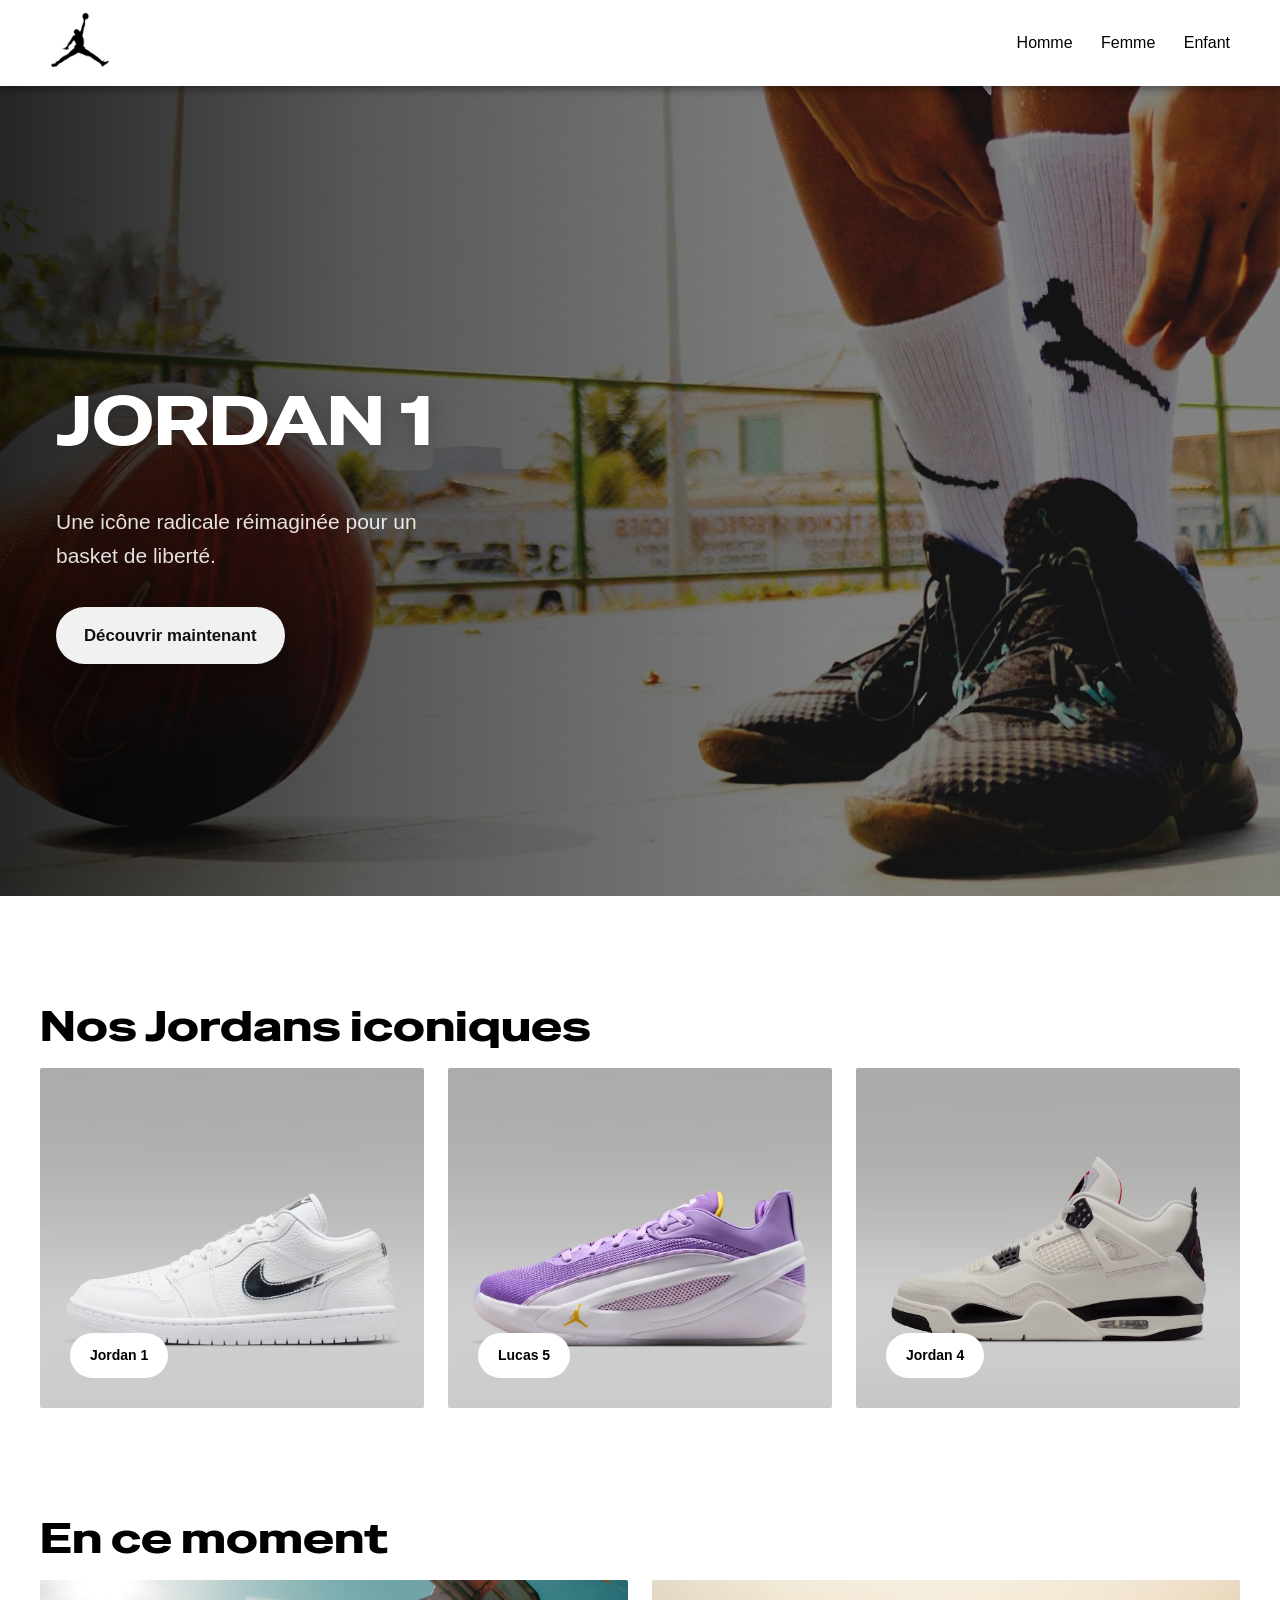
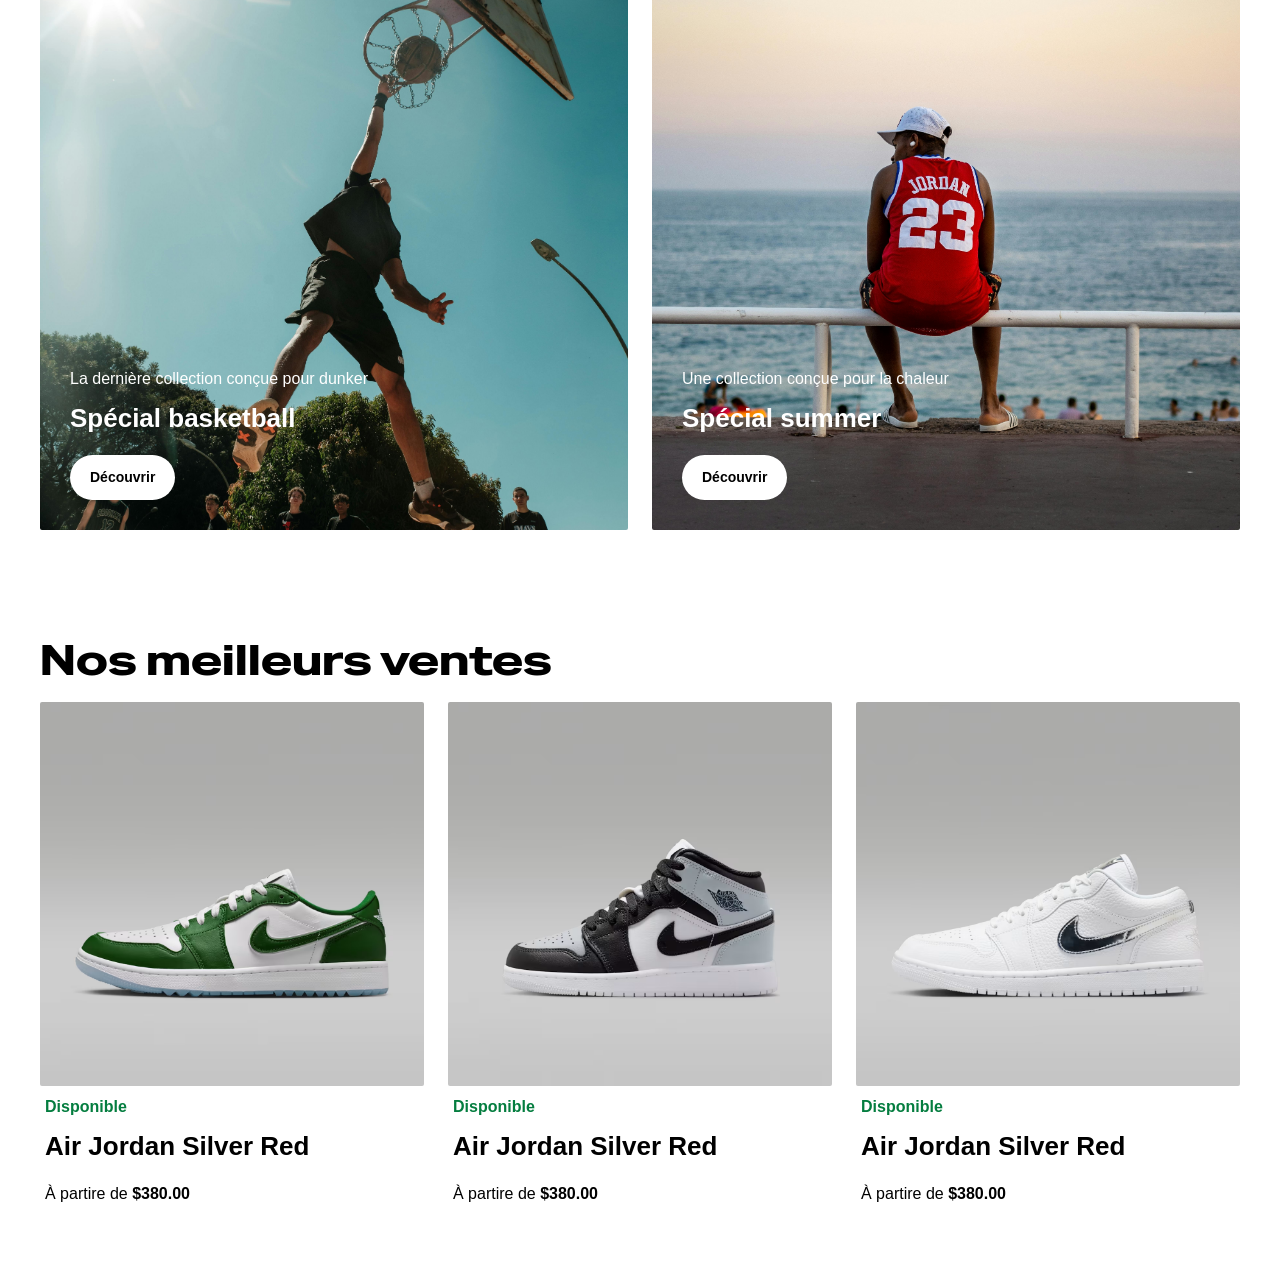
<file: 07_Final_7/index.html>
<!DOCTYPE html>
<html lang="fr">

<head>
  <meta charset="UTF-8">
  <meta name="viewport" content="width=device-width, initial-scale=1.0">
  <title>Mon site de chaussure - Acceuil</title>
  <link rel="preconnect" href="https://fonts.googleapis.com">
<link rel="preconnect" href="https://fonts.gstatic.com" crossorigin>
<link href="https://fonts.googleapis.com/css2?family=Special+Gothic+Expanded+One&display=swap" rel="stylesheet">
<link rel="stylesheet" href="style.css">
    <link rel="stylesheet" href="Page/Gallery/galery.css">
</head>

<body>
  <header>
    <div class="container header-inner">
      <a href="index.html"><img src="assets/pngegg.png" class="logo" alt="" srcset=""></a>
      <nav>

        <a href="#pricing">Homme</a>
        <a href="#faq">Femme</a>
        <a href="#faq">Enfant</a>
       
      </nav>
    </div>
  </header>



  <section class="hero">
    <div class="hero__content">
      <h1 class="hero__title special-gothic-expanded-one-regular">Jordan 1</h1>
      <p class="hero__subtitle">
        Une icône radicale réimaginée pour un basket de liberté.
      </p>
      <a href="Page/Gallery/gallery-jordan1.html" class="hero-cta">Découvrir maintenant</a>
      
    </div>
  </section>
 
  <main class="container">


    <section>
      <h2 class="special-gothic-expanded-one-regular">Nos Jordans iconiques</h2>
      <div class="flex-wrap">
        <article class="category-products card1">
          <a href="Page/Gallery/gallery-jordan1.html" class="btn btn-secondary">Jordan 1</a>

        </article>
        <article class="category-products card2">
          <a href="" class="btn btn-secondary">Lucas 5</a>

        </article>
        <article class="category-products card3">
          <a href="" class="btn btn-secondary">Jordan 4</a>

        </article>

      </div>

    </section>
    <section>
      <h2 class="special-gothic-expanded-one-regular">En ce moment </h2>
<div class="flex-wrap">


      <article class="popular-product article1">
        <div>
          <p>La dernière collection conçue pour dunker</p>
          <h3>Spécial basketball </h3>
          <div class="hero-ctas">
            <a href="#" class="btn btn-secondary">Découvrir</a>
          </div>
        </div>

      </article>
      <article class="popular-product article2">
        <div>
          <p>Une collection conçue pour la chaleur</p>
          <h3>Spécial summer </h3>
          <div class="hero-ctas">
            <a href="#" class="btn btn-secondary">Découvrir</a>
          </div>
        </div>

      </article>

</div>
    </section>
    <section>
      <h2 class="special-gothic-expanded-one-regular">Nos meilleurs ventes</h2>
         <div class="flex-wrap">
        <article class="product">
          <a href="Page/Produits/produit.html">
          <img src="Page/assets/AIR+JORDAN+1+LOW+G.png.avif" alt="" srcset="">
          <div class=" descripton-card">
            <div>
              <p class="stock">Disponible</p>
              <h3>Air Jordan Silver Red</h3>
              <p>À partire de <strong>$380.00</strong></p>
            </div>
           
          </div>
          </a>
        </article>

        <article class="product">
          <img src="Page/assets/AIR+JORDAN+1+MID+(GS).png.avif" alt="" srcset="">
          <div class=" descripton-card">
            <div>
              <p class="stock">Disponible</p>
              <h3>Air Jordan Silver Red</h3>
              <p>À partire de <strong>$380.00</strong></p>
            </div>
           
          </div>
        </article>
        <article class="product">
          <img src="Page/assets/WMNS+AIR+JORDAN+1+LOW+SE.png.avif" alt="" srcset="">
          <div class=" descripton-card">
            <div>
              <p class="stock">Disponible</p>
              <h3>Air Jordan Silver Red</h3>
              <p>À partire de <strong>$380.00</strong></p>
            </div>
      
          </div>
        </article>


      </div>
    </section>
  </main>
</body>

</html>
</file>
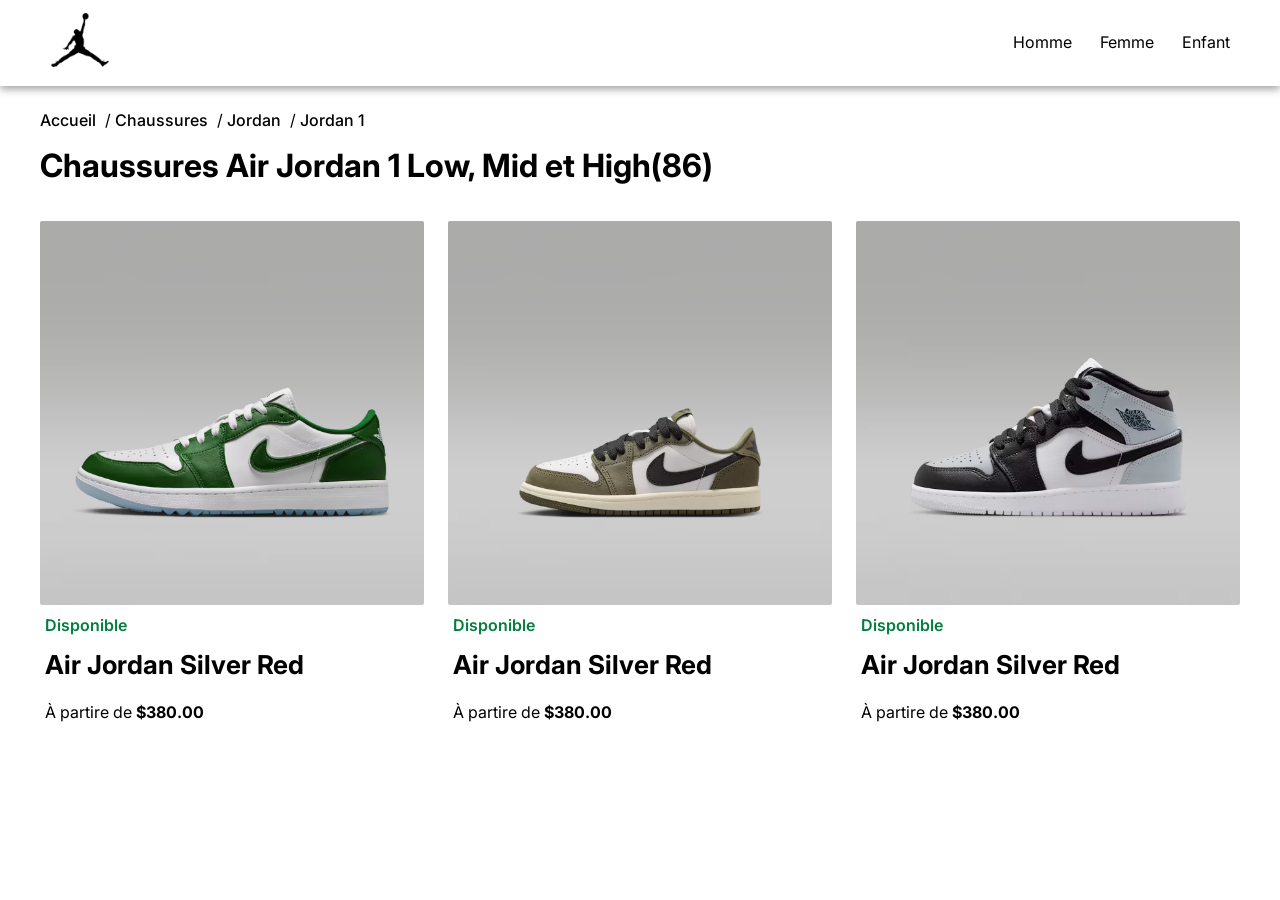
<file: 07_Final_7/Page/Gallery/gallery-jordan1.html>
<!DOCTYPE html>
<html lang="fr">

<head>
  <meta charset="UTF-8">
  <meta name="viewport" content="width=device-width, initial-scale=1.0">
  <title>Mon site de chaussure</title>
  <link href="https://fonts.googleapis.com/css2?family=Inter:wght@400;500;600;700&display=swap" rel="stylesheet">
  <link rel="stylesheet" href="../../style.css">
  <link rel="stylesheet" href="galery.css">
  <link rel="preconnect" href="https://fonts.googleapis.com">
  <link rel="preconnect" href="https://fonts.gstatic.com" crossorigin>
  <link
    href="https://fonts.googleapis.com/css2?family=Anton&family=Diphylleia&family=Sour+Gummy:ital,wght@0,100..900;1,100..900&display=swap"
    rel="stylesheet">
</head>

<body>
  <header>
    <div class="container header-inner">
      <a href="../../index.html"><img src="../../assets/pngegg.png" class="logo" alt="" srcset=""></a>
      <nav>

        <a href="#pricing">Homme</a>
        <a href="#faq">Femme</a>
        <a href="#faq">Enfant</a>
      </nav>
    </div>
  </header>


  <main class="container">
   
  
    <section>
      <div class="flex-column">
        <div>
          <a href="../../index.html" class="details">Accueil</a></li>
          <span>/</span>
          <a href="" class="details">Chaussures</a></li>
          <span>/</span>
          <a href="" class="details">Jordan</a>
          <span>/</span>
          <a href="../Gallery/gallery-jordan1.html" class="details">Jordan 1</a>
        </div>
        <h1>
          Chaussures Air Jordan 1 Low, Mid et High(86)
        </h1>

        <!-- galery -->
        <div class="flex-wrap">
          <article class="product">
              <a href="../Produits/produit.html"> 
              <img src="../assets/AIR+JORDAN+1+LOW+G.png.avif" alt="" srcset="">
              <div class=" descripton-card">
                <div>
                  <p class="stock">Disponible</p>
                  <h3>Air Jordan Silver Red</h3>
                  <p>À partire de <strong>$380.00</strong></p>
                </div>
               
              </div>
            </a>
            </article>

          <article class="product">
            <img src="../assets/JORDAN+1+RETRO+LOW+OG+(PS).png.avif" alt="" srcset="">
            <div class=" descripton-card">
              <div>
                <p class="stock">Disponible</p>
                <h3>Air Jordan Silver Red</h3>
                <p>À partire de <strong>$380.00</strong></p>
              </div>
             
            </div>
          </article>
          <article class="product">
            <img src="../assets/AIR+JORDAN+1+MID+(GS).png.avif" alt="" srcset="">
            <div class=" descripton-card">
              <div>
                <p class="stock">Disponible</p>
                <h3>Air Jordan Silver Red</h3>
                <p>À partire de <strong>$380.00</strong></p>
              </div>
              
            </div>
          </article>


        </div>


    </section>

  </main>
</body>

</html>
</file>
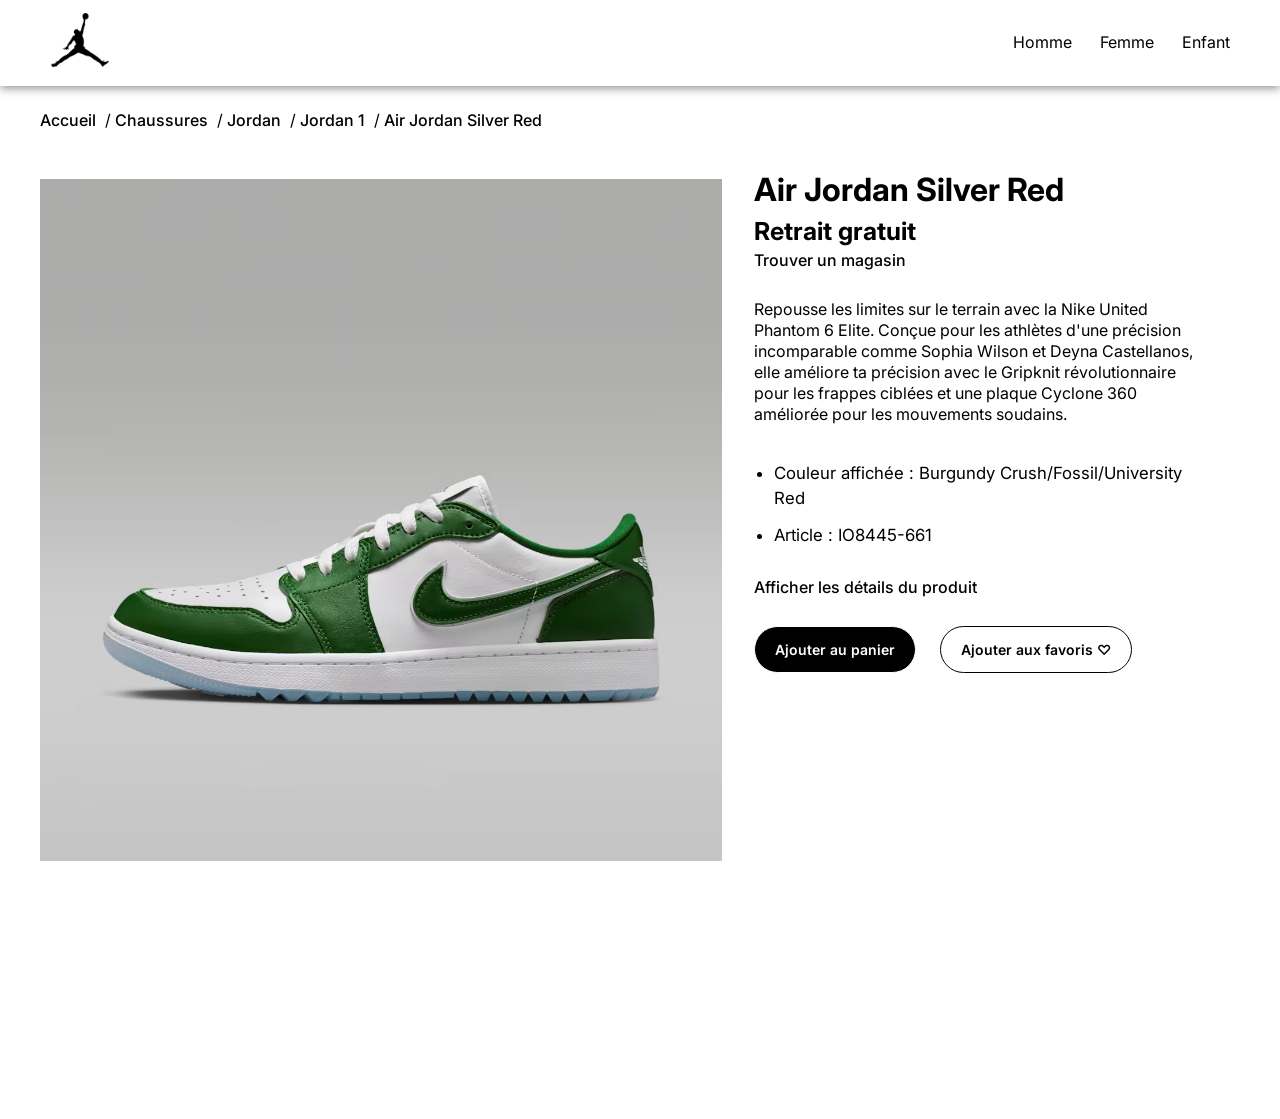
<file: 07_Final_7/Page/Produits/produit.html>
<!DOCTYPE html>
<html lang="fr">

<head>
    <meta charset="UTF-8" />
    <meta name="viewport" content="width=device-width, initial-scale=1.0" />
    <title>Fiche produit sport</title>
    <link rel="preconnect" href="https://fonts.googleapis.com">
    <link rel="preconnect" href="https://fonts.gstatic.com" crossorigin>
    <link href="https://fonts.googleapis.com/css2?family=Inter:wght@400;500;600;700&display=swap" rel="stylesheet">
    <link rel="stylesheet" href="../../style.css">
    <link rel="stylesheet" href="../Gallery/galery.css">
    <link rel="stylesheet" href="produit.css">

    
</head>

<body>
    <header>
        <div class="container header-inner">
            <a href="../../index.html"><img src="../../assets/pngegg.png" class="logo" alt="" srcset=""></a>
            <nav>

                <a href="#pricing">Homme</a>
                <a href="#faq">Femme</a>
                <a href="#faq">Enfant</a>

            </nav>
        </div>
    </header>

    <main class="container">
        <section class="flex-column">
            <div>
                <a href="../../index.html" class="details">Accueil</a></li>
                <span>/</span>
                <a href="" class="details">Chaussures</a></li>
                <span>/</span>
                <a href="" class="details">Jordan</a>
                <span>/</span>
                <a href="../Gallery/gallery-jordan1.html" class="details">Jordan 1</a>
                <span>/</span>
                <a href="" class="details">Air Jordan Silver Red</a>

            </div>
            <section class="page">
                <div class="gallery" aria-label="Galerie produit">

                    <img src="../assets/AIR+JORDAN+1+LOW+G.png.avif" alt="Chaussure de football Nike" />

                </div>

                <div class="product" aria-label="Informations produit">


                    <div class="info-block">
                        <h1>Air Jordan Silver Red</h1>
                        <p class="info-title">Retrait gratuit</p>
                        <a href="#" class="details">Trouver un magasin</a>
                    </div>

                    <p>
                        Repousse les limites sur le terrain avec la Nike United Phantom 6 Elite. Conçue pour les
                        athlètes d'une précision incomparable comme Sophia Wilson et Deyna Castellanos, elle améliore ta
                        précision avec le Gripknit révolutionnaire pour les frappes ciblées et une plaque Cyclone 360
                        améliorée pour les mouvements soudains.
                    </p>

                    <ul class="bullets">
                        <li>Couleur affichée : Burgundy Crush/Fossil/University Red</li>
                        <li>Article : IO8445-661</li>
                    </ul>

                    <a href="#" class="details">Afficher les détails du produit</a>
                    <div class="flex-wrap">
                        <a class="btn btn-primary">Ajouter au panier</a>
                        <a class="btn btn-secondary">Ajouter aux favoris ♡</a>
                    </div>

                </div>
            </section>
    </main>
</body>

</html>
</file>
<file: 07_Final_7/style.css>
:root {
  --primary: #000000;
  --secondary: #ffffff;
  --background: #ffffff;
  --text: #000000;
}

* {
  box-sizing: border-box;
  margin: 0;
  padding: 0;
}
* a {
    text-decoration: none;
    color: var(--primary);
  }


body {
  font-family: 'Inter', sans-serif;
  background: var(--background);
  color: var(--text);
  line-height: 21px;

}

/* FONT */
.special-gothic-expanded-one-regular {
  font-family: "Special Gothic Expanded One", sans-serif;
  font-weight: 400;
  font-style: normal;
}


h2, .h2 {
  font-size: 42px;
  line-height: 42px;
  margin-top: 21px;
  margin-bottom: 21px;
  color: var(--primary);

}

h3 {
   font-size: 26px;
  line-height: 42px;
  margin-bottom: 16px;
  color: var(--primary);

}

p {
  margin-bottom: 8px;
}

.container {
  max-width: 1200px;
  margin: 0 auto;
  padding: 0 ;
}

/* HEADER */
header {
  position: sticky;
  top: 0;
  background: var(--background);
  border-bottom: 1px solid var(--secondary);
  z-index: 100;
 box-shadow: 0px 3px 8px 0px rgba(0,0,0,0.38);

}

.header-inner {
  display: flex;
  justify-content: space-between;
  align-items: center;
  max-width: 1200px;
  margin: 0 auto;
  padding: 10px;

}

.logo {
  width: 60px;
}

nav a {
  margin-left: 24px;
  text-decoration: none;
  color: var(--text);

}

nav a:hover {
  text-decoration: underline;
}

/* HERO */
.hero {
  min-height: 90vh;
  background-image:
    linear-gradient(90deg, rgba(0, 0, 0, .72) 0%, rgba(0, 0, 0, .35) 28%, rgba(0, 0, 0, .05) 65%, rgba(0, 0, 0, .02) 100%),
    url("assets/hero-page.jpg");
  background-size: cover;
  background-position: center;
  background-repeat: no-repeat;
  display: flex;
  align-items: center;
  padding: 48px 56px;
  color: #fff;
  margin-bottom: 64px;
}

.hero__content {
  max-width: 640px;
  z-index: 2;
  margin-top: 40px;
}

.hero__title {
  font-size: 68px;
  line-height: 84px;
  margin-top: 21px;
  margin-bottom: 42px;
  text-transform: uppercase;
  text-shadow: 0 2px 20px rgba(0, 0, 0, .22);
}

.hero__subtitle {
  font-size: 21px;
  line-height: 1.6;
  color: rgba(255, 255, 255, .88);
  margin-bottom: 34px;
  max-width: 32ch;
}

.hero-cta {
  display: inline-flex;
  align-items: center;
  justify-content: center;
  padding: 18px 28px;
  border-radius: 999px;
  background: #f1f1f1;
  color: #111;
  font-size: 1.05rem;
  font-weight: 700;
  text-decoration: none;
  box-shadow: 0 10px 24px rgba(0, 0, 0, .2);
  transition: transform .2s ease, background-color .2s ease;
}


.hero-cta:hover {
  transform: translateY(-2px);
  background: #ffffff;
}

.btn {
  text-decoration: none;
  border-radius: 90px;
  padding: 12px 20px;
  font-size: 14px;
  font-weight: 600;
  cursor: pointer;
  display: inline-flex;
  align-items: center;
  gap: 6px;
}

.btn-primary {
  background: var(--primary);
  color: var(--secondary);
  border: none;
}

.btn-secondary {
  background: var(--secondary);
  color: var(--primary);


}

.btn:hover {

  transform: translateY(-2px);
}

.hero-meta {
  font-size: 12px;
  color: var(--text);
}


/* article */
.flex-row {
  display: flex;
  gap: 24px;
}

.flex-column {
  display: flex;
  flex-direction: column;
  gap: 24px;

}

.flex-wrap {
  display: flex;
  flex-wrap: wrap;
  gap: 24px;

}
/* section */
section {
  padding-bottom: 64px;
  padding-top: 24px;
}


/* Popular product */
.popular-product {
  color: var(--secondary);
  min-height: 550px;
  background-size: cover;
  background-position: center;
  background-repeat: no-repeat;
  flex: 1 1 300px;
  border-radius: 2px;
  padding: 30px;
  display: flex;
  align-items: end;

}
.popular-product h3 {
    color: var(--secondary);
  }

.article1 {
  background-image: url(assets/article-basket.jpg);
}

.article2 {
  background-image: url(assets/article-ete.jpg);
}

.category-products {
  min-height: 340px;
  border-radius: 2px;
  background-size: cover;
  background-position: center;
  background-repeat: no-repeat;
  flex: 1 1 300px;
  display: flex;
  align-items: end;
  padding: 30px
}

.card1 {
  background-image: url("assets/jordan1.avif");
}

.card2 {
  background-image: url("assets/lucas5.avif");
}

.card3 {
  background-image: url("assets/jordan4.avif");
}
</file>
<file: 07_Final_7/Page/Gallery/galery.css>
.product {
  min-height: 340px;
  border-radius: 2px;
  flex: 1 1 300px;



}

.product img {
  width: 100%;
  border-radius: 2px;
  object-fit: cover;
  /* REMPLIT sans déformer */
  object-position: center;
}

h1 {
  font-size: 32px;
  margin-top: 0;
  margin-bottom: 21px;

}

.stock {
  font-weight: 600;
  color: #047d3f;

}


.descripton-card {
  padding: 5px;
  display: flex;
  align-items: end;
  /* align-content: end; */
  justify-content: space-between;


}

.details {

  text-decoration: none;
  color: var(--text);
  font-weight: 500;
  margin-right: 5px;
}

.details:hover {
  text-decoration-line: underline;
}
</file>
<file: 07_Final_7/Page/Produits/produit.css>
.page {
            min-height: 100vh;
            display: grid;
            grid-template-columns: 1.25fr 0.95fr;
        }

        .gallery {


            img {
                width: 100%;
            }
        }

        .product {
            padding: 0 32px 28px;
            display: flex;
            flex-direction: column;
            gap: 28px;
        }

        .info-title {
            font-size: 1.55rem;
            font-weight: 700;
        }

        .bullets {
            padding-left: 20px;
            display: grid;
            gap: 12px;
            font-size: 1.05rem;
            line-height: 1.5;
        }

        .details-link {
            font-size: 1.15rem;
            font-weight: 600;
            text-decoration: underline;
            text-underline-offset: 5px;
            display: inline-block;
            width: fit-content;
            margin-top: 6px;
        }

        .btn {
            border: 1px solid;
        }
</file>
